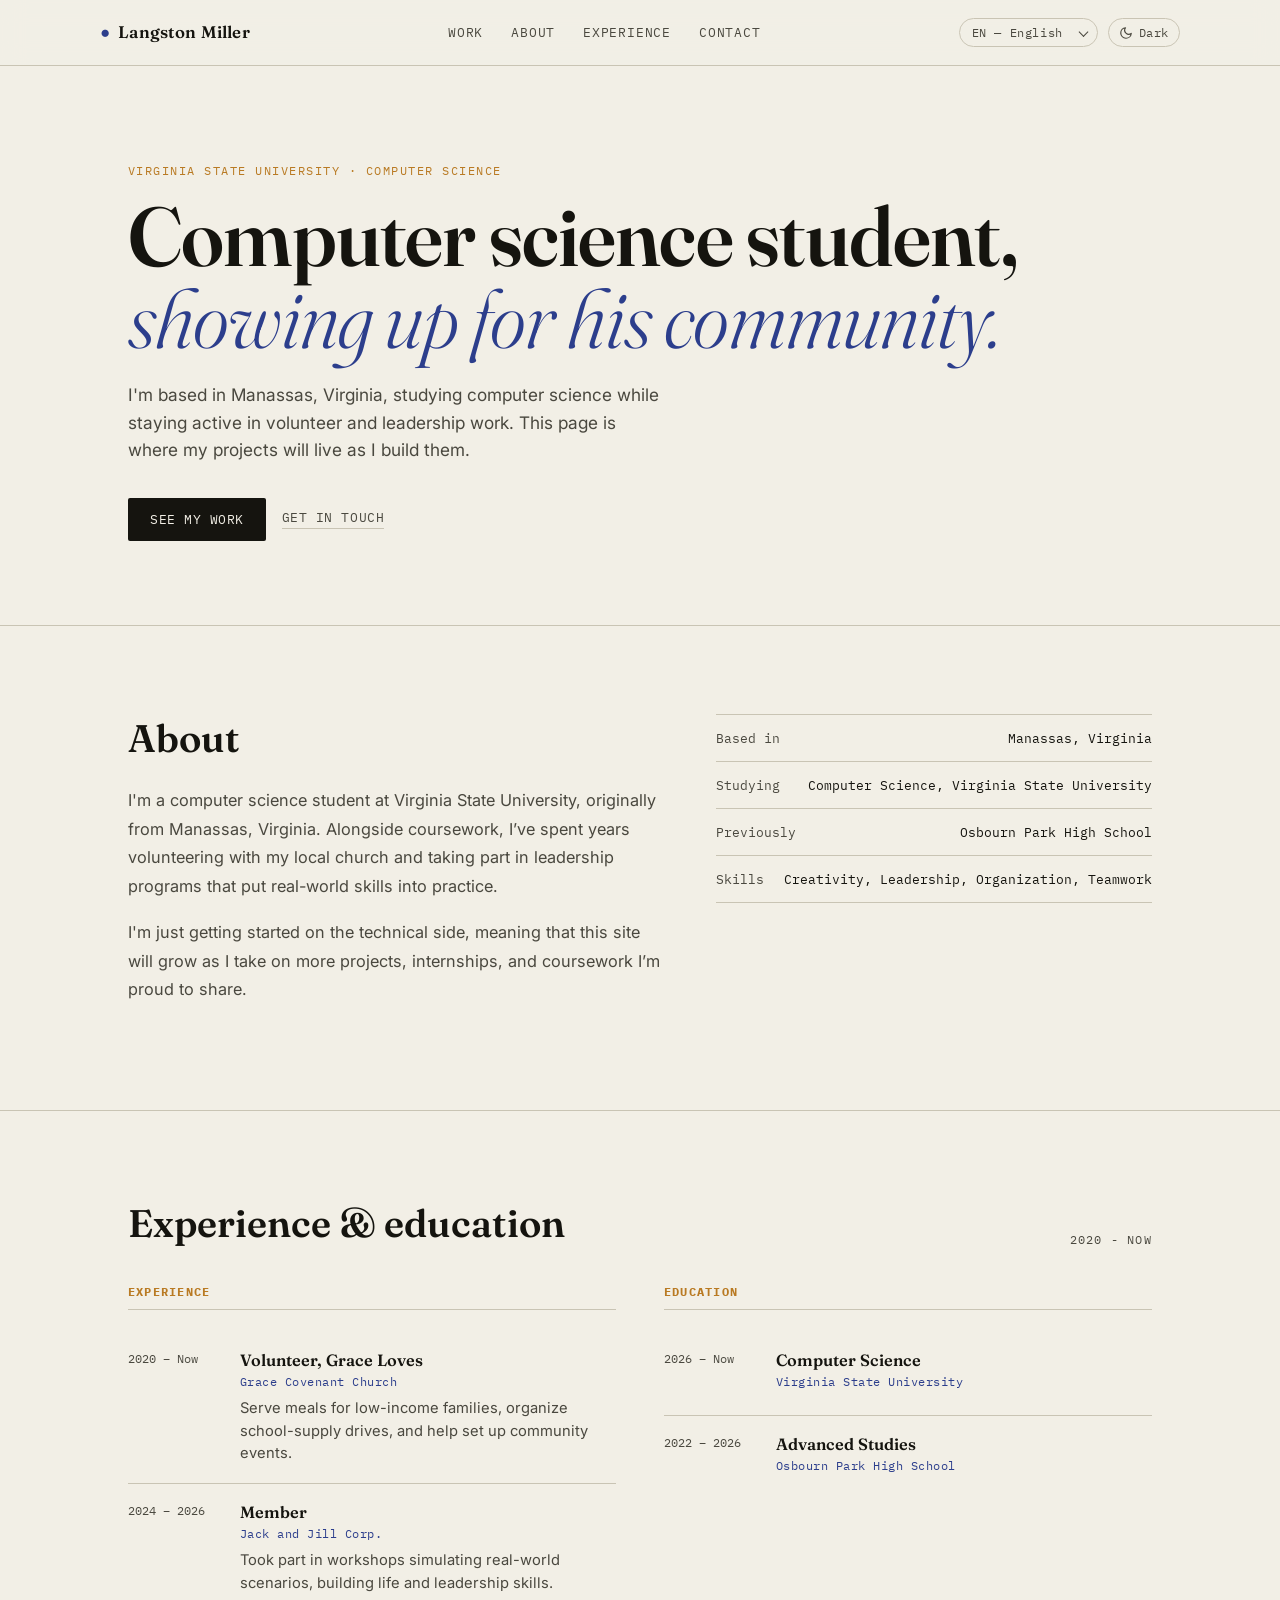
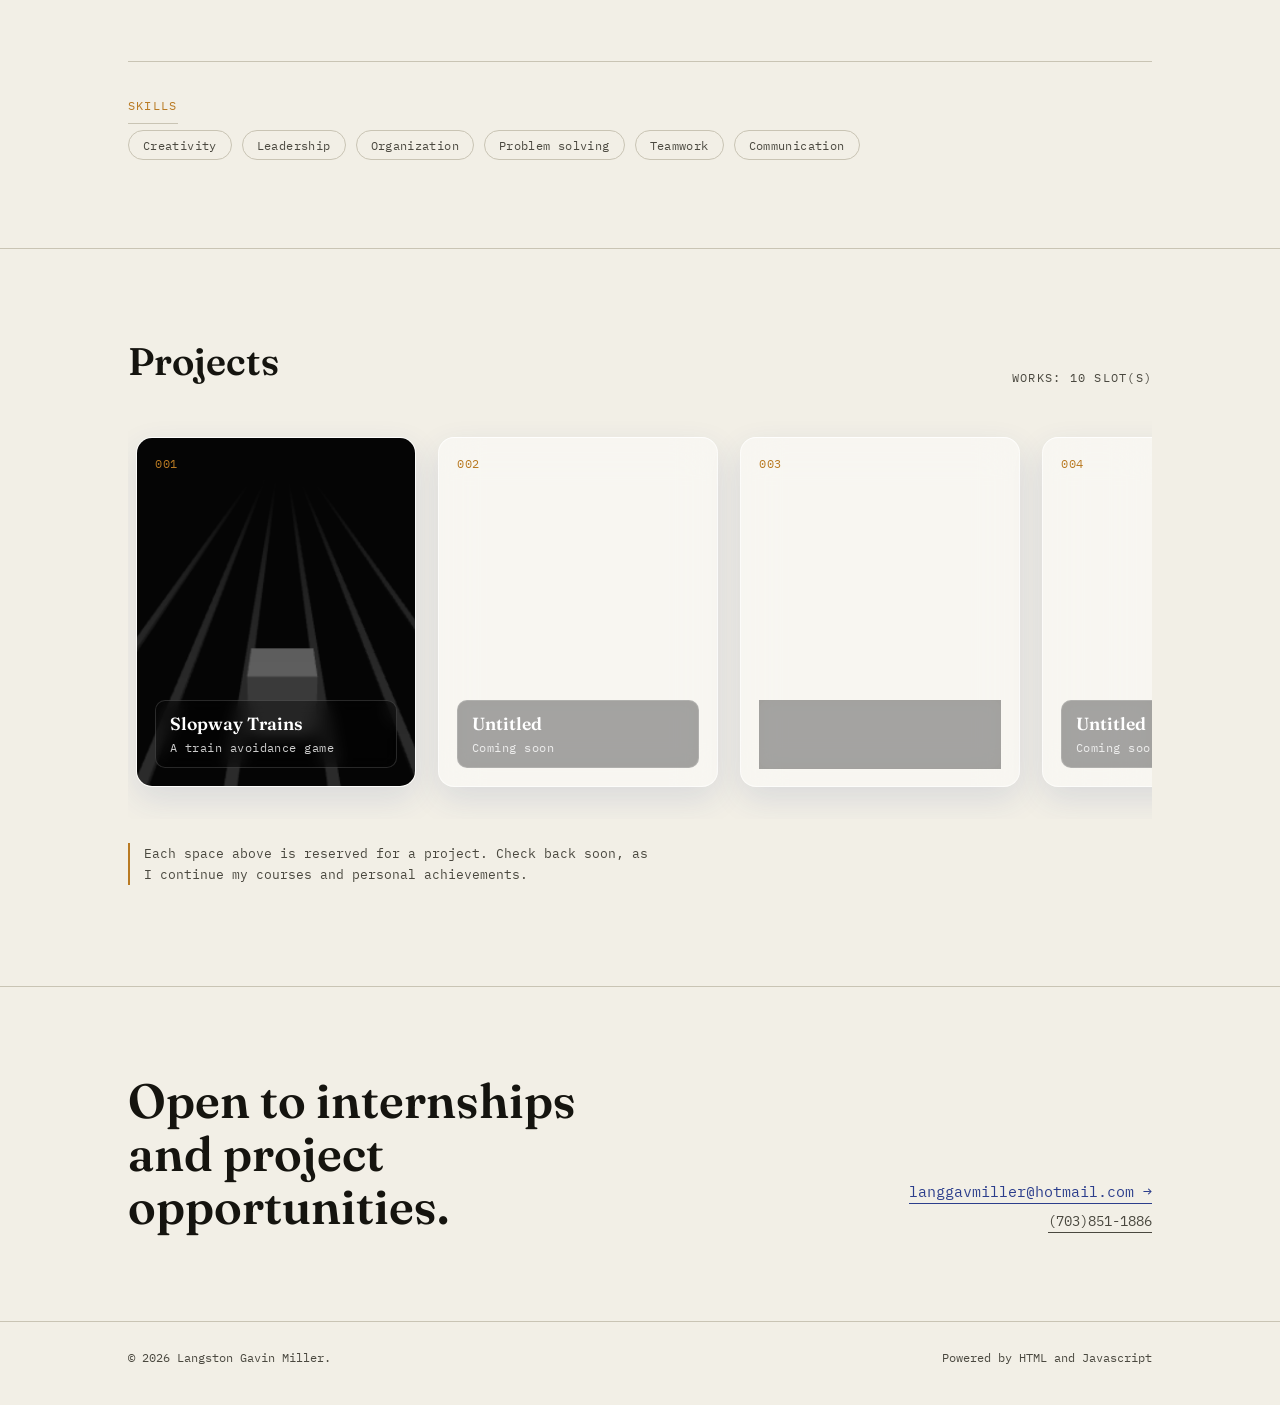
<file: index.html>
<!DOCTYPE html>
<html lang="en">
<head>
  <meta charset="UTF-8">
  <meta name="viewport" content="width=device-width, initial-scale=1.0">
  <title data-i18n="__title">Langston Gavin Miller</title>
  <link rel="preconnect" href="https://fonts.googleapis.com">
  <link rel="preconnect" href="https://fonts.gstatic.com" crossorigin>
  <link href="https://fonts.googleapis.com/css2?family=Fraunces:opsz,wght@9..144,300;9..144,450;9..144,600;9..144,700&family=Inter:wght@400;500;600&family=IBM+Plex+Mono:wght@400;500&display=swap" rel="stylesheet">
  <link rel="stylesheet" href="css/style.css">
  <link rel="icon" type="image/x-icon" href="/media/favicons/favicon.ico">
  <link rel="icon" type="image/png" sizes="16x16" href="/media/favicons/favicon-16x16.png">
  <link rel="icon" type="image/png" sizes="32x32" href="/media/favicons/favicon-32x32.png">
  <link rel="apple-touch-icon" sizes="180x180" href="/media/favicons/apple-touch-icon.png">
  <link rel="icon" type="image/png" sizes="192x192" href="/media/favicons/icon-192x192.png">
</head>
<body>
<header>
  <div class="wrap nav-row">
    <div class="mark"><span class="dot">●</span><span>Langston Miller</span></div>
    <nav class="links">
      <a href="#work" data-i18n="nav.work">Work</a>
      <a href="#about" data-i18n="nav.about">About</a>
      <a href="#experience" data-i18n="nav.experience">Experience</a>
      <a href="#contact" data-i18n="nav.contact">Contact</a>
    </nav>
    <div class="controls">
      <div class="lang-select-wrap">
        <select id="lang-select" aria-label="Language">
          <option value="en">EN — English</option>
          <option value="fr">FR — Français</option>
        </select>
      </div>
      <button class="pill-btn icon-toggle" id="theme-toggle" type="button">
        <svg id="theme-icon" viewBox="0 0 24 24" fill="none" stroke="currentColor" stroke-width="2" stroke-linecap="round" stroke-linejoin="round"></svg>
        <span id="theme-label" data-i18n="nav.dark">Dark</span>
      </button>
    </div>
  </div>
</header>
<main>
  <!-- ============ HERO ============ -->
  <section class="hero">
    <div class="wrap">
      <p class="eyebrow mono" data-i18n="hero.eyebrow">Virginia State University · Computer Science</p>
      <h1 data-i18n="hero.title">Computer science student, <em>showing up for his community.</em></h1>
      <p class="lede" data-i18n="hero.lede">I'm based in Manassas, Virginia, studying computer science while staying active in volunteer and leadership work. This page is where my projects will live as I build them.</p>
      <div class="hero-actions">
        <a href="#work" class="btn-primary" data-i18n="hero.cta1">See my work</a>
        <a href="#contact" class="btn-ghost" data-i18n="hero.cta2">Get in touch</a>
      </div>
    </div>
  </section>

  <!-- ============ ABOUT ME ============ -->
  <section class="section" id="about">
    <div class="wrap about-grid">
      <div>
        <div class="section-head" style="margin-bottom:24px;">
          <h2 data-i18n="about.heading">About</h2>
        </div>
        <p data-i18n="about.p1">I'm a computer science student at Virginia State University, originally from Manassas, Virginia. Alongside coursework, I've spent years volunteering with my local church and taking part in leadership programs that put real-world skills into practice.</p>
        <p data-i18n="about.p2">I'm just getting started on the technical side — this site will grow as I take on more projects, internships, and coursework I'm proud to share.</p>
      </div>
      <div class="facts">
        <dl>
          <div class="fact-row"><dt data-i18n="about.fact1k">Based in</dt><dd data-i18n="about.fact1v">Manassas, Virginia</dd></div>
          <div class="fact-row"><dt data-i18n="about.fact2k">Studying</dt><dd data-i18n="about.fact2v">Computer Science, Virginia State University</dd></div>
          <div class="fact-row"><dt data-i18n="about.fact3k">Previously</dt><dd data-i18n="about.fact3v">Osbourn Park High School</dd></div>
          <div class="fact-row"><dt data-i18n="about.fact4k">Skills</dt><dd data-i18n="about.fact4v">Creativity, Leadership, Organization, Teamwork</dd></div>
        </dl>
      </div>
    </div>
  </section>

  <!-- ============ EXPERIENCE & EDUCATION ============ -->
  <section class="section" id="experience">
    <div class="wrap">
      <div class="section-head">
        <h2 data-i18n="experience.heading">Experience &amp; education</h2>
        <span class="section-tag mono" data-i18n="experience.tag">2020 — Current</span>
      </div>

      <div class="exped-grid">
        <div class="exped-col">
          <h3 class="exped-label mono" data-i18n="experience.colExperience">Experience</h3>

          <div class="exped-row">
            <span class="exped-years mono">2020 – <span data-i18n="experience.current">Current</span></span>
            <div>
              <p class="exped-title" data-i18n="experience.role1Title">Volunteer, Grace Loves</p>
              <p class="exped-org mono" data-i18n="experience.role1Org">Grace Covenant Church</p>
              <p class="exped-desc" data-i18n="experience.role1Desc">Serve meals for low-income families, organize school-supply drives, and help set up community events.</p>
            </div>
          </div>

          <div class="exped-row">
            <span class="exped-years mono">2024 – 2026</span>
            <div>
              <p class="exped-title" data-i18n="experience.role2Title">Member</p>
              <p class="exped-org mono" data-i18n="experience.role2Org">Jack and Jill Corp.</p>
              <p class="exped-desc" data-i18n="experience.role2Desc">Took part in workshops simulating real-world scenarios, building life and leadership skills.</p>
            </div>
          </div>
        </div>

        <div class="exped-col">
          <h3 class="exped-label mono" data-i18n="experience.colEducation">Education</h3>

          <div class="exped-row">
            <span class="exped-years mono">2026 – <span data-i18n="experience.current">Current</span></span>
            <div>
              <p class="exped-title" data-i18n="experience.edu1Title">Computer Science</p>
              <p class="exped-org mono" data-i18n="experience.edu1Org">Virginia State University</p>
            </div>
          </div>

          <div class="exped-row">
            <span class="exped-years mono">2022 – 2026</span>
            <div>
              <p class="exped-title" data-i18n="experience.edu2Title">Advanced Studies</p>
              <p class="exped-org mono" data-i18n="experience.edu2Org">Osbourn Park High School</p>
            </div>
          </div>
        </div>
      </div>

      <div class="skills-row">
        <span class="exped-label mono" data-i18n="experience.skillsLabel">Skills</span>
        <div class="skills-chips" id="skills-chips"><!-- chips injected by JS --></div>
      </div>
    </div>
  </section>

  <!-- ============ NEW AERO HORIZONTAL PROJECTS GALLERY ============ -->
  <section class="section" id="work">
    <div class="wrap">
      <div class="section-head">
        <h2 data-i18n="works.heading">Projects</h2>
        <span class="section-tag mono" data-i18n="works.tag">In progress...</span>
      </div>

      <!-- Scrollable New Aero Gallery Container -->
      <div class="scrolling-gallery-wrapper">
        <div class="scrolling-gallery" id="works-grid">
          <!-- Cards populated by JS -->
        </div>
      </div>

      <p class="works-note" data-i18n="works.note">Nothing's posted yet.<br>However, you may check back as coursework and personal builds get finished.</p>
    </div>
  </section>

  <!-- ============ CONTACT ============ -->
  <section class="section" id="contact">
    <div class="wrap contact">
      <h2 data-i18n="contact.heading">Open to internships and project opportunities.</h2>
      <div class="contact-links">
        <a class="contact-link" href="mailto:langgavmiller@hotmail.com" data-i18n="contact.cta">langgavmiller@hotmail.com →</a>
        <a class="contact-link contact-link-secondary" href="tel:+17038511886" data-i18n="contact.tele">(703)851-1886</a>
      </div>
    </div>
  </section>

</main>
<footer>
  <div class="wrap" style="display:flex; justify-content:space-between; width:100%; flex-wrap:wrap; gap:12px;">
    <span data-i18n="footer.rights">© ???? Langston Gavin Miller</span>
    <span data-i18n="footer.built">HTML & JS</span>
  </div>
</footer>
<script src="scripts/index.js"></script>
</body>
</html>
</file>
<file: css/style.css>
/* ============ TOKENS ============ */
:root{
  --paper:#F2EFE6;
  --ink:#15140F;
  --ink-soft:#4A483F;
  --line:#C9C4B4;
  --stamp:#2C3E8C;
  --ochre:#B97A23;
  --card:#E9E4D5;
  --radius:16px;
  --max:1080px;
  
  /* New Aero Glass Tokens - Light Theme */
  --aero-bg: rgba(255, 255, 255, 0.45);
  --aero-border: rgba(255, 255, 255, 0.6);
  --aero-highlight: rgba(255, 255, 255, 0.85);
  --aero-shadow: 0 12px 32px 0 rgba(44, 62, 140, 0.12);
  --aero-blur: 20px;
}

html.dark{
  --paper:#101116;
  --ink:#ECE9DF;
  --ink-soft:#A6A398;
  --line:#33343C;
  --stamp:#7C92FF;
  --ochre:#E3A857;
  --card:#171821;

  /* New Aero Glass Tokens - Dark Theme */
  --aero-bg: rgba(23, 24, 33, 0.55);
  --aero-border: rgba(255, 255, 255, 0.12);
  --aero-highlight: rgba(255, 255, 255, 0.3);
  --aero-shadow: 0 12px 32px 0 rgba(0, 0, 0, 0.5);
  --aero-blur: 24px;
}

*{box-sizing:border-box;}
html{scroll-behavior:smooth;}
body{
  margin:0;
  background:var(--paper);
  color:var(--ink);
  font-family:'Inter',sans-serif;
  transition:background .35s ease, color .35s ease;
  -webkit-font-smoothing:antialiased;
}
.wrap{max-width:var(--max); margin:0 auto; padding:0 28px;}
a{color:inherit;}

::selection{background:var(--stamp); color:var(--paper);}

/* focus visibility */
a:focus-visible, button:focus-visible{
  outline:2px solid var(--stamp);
  outline-offset:3px;
}

@media (prefers-reduced-motion: reduce){
  html{scroll-behavior:auto;}
  *{animation-duration:.001ms !important; transition-duration:.001ms !important;}
}

.mono{font-family:'IBM Plex Mono', monospace;}

/* ============ HEADER ============ */
header{
  position:sticky; top:0; z-index:50;
  backdrop-filter:blur(12px);
  -webkit-backdrop-filter:blur(12px);
  background:color-mix(in srgb, var(--paper) 86%, transparent);
  border-bottom:1px solid var(--line);
}
.nav-row{
  display:flex; align-items:center; justify-content:space-between;
  padding:18px 0;
}
.mark{
  font-family:'Fraunces', serif;
  font-weight:600;
  font-size:1.05rem;
  letter-spacing:.01em;
  display:flex; align-items:baseline; gap:8px;
}
.mark .dot{color:var(--stamp);}
nav.links{display:flex; gap:28px; align-items:center;}
nav.links a{
  text-decoration:none;
  font-size:.82rem;
  letter-spacing:.06em;
  text-transform:uppercase;
  color:var(--ink-soft);
  font-family:'IBM Plex Mono', monospace;
  transition:color .2s ease;
}
nav.links a:hover{color:var(--ink);}

.controls{display:flex; gap:10px; align-items:center;}
.pill-btn{
  font-family:'IBM Plex Mono', monospace;
  font-size:.74rem;
  letter-spacing:.05em;
  background:transparent;
  border:1px solid var(--line);
  color:var(--ink-soft);
  padding:6px 10px;
  border-radius:999px;
  cursor:pointer;
  display:flex; align-items:center; gap:6px;
  transition:border-color .2s ease, color .2s ease, background .2s ease;
}
.pill-btn:hover{border-color:var(--stamp); color:var(--ink);}

.lang-select-wrap{
  position:relative;
  display:flex;
  align-items:center;
  border:1px solid var(--line);
  border-radius:999px;
  padding:0 26px 0 12px;
  transition:border-color .2s ease;
}
.lang-select-wrap:hover{border-color:var(--stamp);}
.lang-select-wrap::after{
  content:"";
  position:absolute;
  right:10px; top:50%;
  width:6px; height:6px;
  border-right:1px solid var(--ink-soft);
  border-bottom:1px solid var(--ink-soft);
  transform:translateY(-65%) rotate(45deg);
  pointer-events:none;
}
#lang-select{
  appearance:none;
  -webkit-appearance:none;
  -moz-appearance:none;
  background:transparent;
  border:none;
  color:var(--ink-soft);
  font-family:'IBM Plex Mono', monospace;
  font-size:.74rem;
  letter-spacing:.05em;
  padding:6px 0;
  cursor:pointer;
}
#lang-select:focus-visible{outline:none;}
#lang-select option{
  background:var(--paper);
  color:var(--ink);
}

.icon-toggle svg{width:14px; height:14px; display:block;}

/* ============ HERO ============ */
.hero{
  padding:96px 0 84px;
  position:relative;
}
.eyebrow{
  font-family:'IBM Plex Mono', monospace;
  font-size:.78rem;
  letter-spacing:.12em;
  text-transform:uppercase;
  color:var(--ochre);
  margin:0 0 18px;
}
.hero h1{
  font-family:'Fraunces', serif;
  font-weight:600;
  font-size:clamp(2.6rem, 7vw, 5.2rem);
  line-height:.98;
  letter-spacing:-.01em;
  margin:0 0 22px;
}
.hero h1 em{
  font-style:italic;
  font-weight:300;
  color:var(--stamp);
}
.hero p.lede{
  max-width:540px;
  font-size:1.08rem;
  line-height:1.6;
  color:var(--ink-soft);
  margin:0 0 34px;
}
.hero-actions{display:flex; gap:16px; align-items:center; flex-wrap:wrap;}
.btn-primary{
  font-family:'IBM Plex Mono', monospace;
  font-size:.82rem;
  letter-spacing:.04em;
  text-transform:uppercase;
  text-decoration:none;
  background:var(--ink);
  color:var(--paper);
  padding:13px 22px;
  border-radius:2px;
  transition:background .2s ease, transform .2s ease;
  display:inline-block;
}
.btn-primary:hover{background:var(--stamp); transform:translateY(-1px);}
.btn-ghost{
  font-family:'IBM Plex Mono', monospace;
  font-size:.82rem;
  letter-spacing:.04em;
  text-transform:uppercase;
  text-decoration:none;
  color:var(--ink-soft);
  border-bottom:1px solid var(--line);
  padding-bottom:2px;
  transition:color .2s ease, border-color .2s ease;
}
.btn-ghost:hover{color:var(--ink); border-color:var(--stamp);}

/* ============ SECTION LABELS ============ */
.section{padding:88px 0; border-top:1px solid var(--line);}
.section-head{
  display:flex; justify-content:space-between; align-items:flex-end;
  gap:24px; margin-bottom:36px; flex-wrap:wrap;
}
.section-head h2{
  font-family:'Fraunces', serif;
  font-weight:600;
  font-size:clamp(1.7rem, 3.4vw, 2.4rem);
  margin:0;
}
.section-tag{
  font-family:'IBM Plex Mono', monospace;
  font-size:.78rem;
  letter-spacing:.1em;
  text-transform:uppercase;
  color:var(--ink-soft);
}

/* ============ NEW AERO SCROLLING GALLERY ============ */
.scrolling-gallery-wrapper {
  position: relative;
  width: 100%;
}

.scrolling-gallery {
  display: flex;
  gap: 22px;
  overflow-x: auto;
  padding: 16px 8px 32px 8px;
  scroll-behavior: smooth;
  scrollbar-width: thin;
  scrollbar-color: var(--stamp) transparent;
  cursor: grab;
}

.scrolling-gallery:active {
  cursor: grabbing;
}

.scrolling-gallery::-webkit-scrollbar {
  height: 6px;
}
.scrolling-gallery::-webkit-scrollbar-thumb {
  background: var(--line);
  border-radius: 999px;
}

/* Liquid Glass Aero Card */
.plate {
  position: relative;
  min-width: 280px;
  max-width: 300px;
  height: 350px;
  flex-shrink: 0;
  border-radius: var(--radius);
  overflow: hidden;

  /* Liquid Glass Core Styles */
  background: var(--aero-bg);
  backdrop-filter: blur(var(--aero-blur));
  -webkit-backdrop-filter: blur(var(--aero-blur));
  border: 1px solid var(--aero-border);
  border-top: 1px solid var(--aero-highlight);
  box-shadow: var(--aero-shadow);

  display: flex;
  flex-direction: column;
  justify-content: space-between;
  padding: 18px;
  text-decoration: none;
  transition: transform 0.35s cubic-bezier(0.2, 0.8, 0.2, 1), 
              border-color 0.35s ease, 
              box-shadow 0.35s ease;
}

.plate:hover {
  transform: translateY(-6px) scale(1.01);
  border-color: var(--stamp);
  box-shadow: 0 18px 40px rgba(0, 0, 0, 0.3);
}

.plate-num {
  font-family: 'IBM Plex Mono', monospace;
  font-size: .74rem;
  letter-spacing: .05em;
  color: var(--ochre);
  z-index: 2;
}

.plate-body {
  display: flex;
  flex-direction: column;
  align-items: flex-start;
  gap: 6px;
  z-index: 2;
  background: rgba(0, 0, 0, 0.35);
  backdrop-filter: blur(8px);
  -webkit-backdrop-filter: blur(8px);
  padding: 12px 14px;
  border-radius: 10px;
  border: 1px solid rgba(255,255,255,0.15);
  margin-top: auto;
}

.plate-title {
  font-family: 'Fraunces', serif;
  font-weight: 600;
  font-size: 1.1rem;
  color: #FFFFFF;
}

.plate-status {
  font-family: 'IBM Plex Mono', monospace;
  font-size: .72rem;
  letter-spacing: .04em;
  color: rgba(255, 255, 255, 0.8);
}

/* Hover Preview Video Layer */
.plate-media-layer {
  position: absolute;
  top: 0;
  left: 0;
  width: 100%;
  height: 100%;
  z-index: 1;
  overflow: hidden;
}

.plate-bg-img, 
.plate-hover-video {
  position: absolute;
  top: 0;
  left: 0;
  width: 100%;
  height: 100%;
  object-fit: cover;
  transition: opacity 0.4s ease-in-out;
}

.plate-hover-video {
  opacity: 0;
}

/* Hover swap transition */
.plate:hover .plate-bg-img {
  opacity: 0.15;
}
.plate:hover .plate-hover-video {
  opacity: 0.85;
}

.works-note {
  margin-top: 24px;
  font-family: 'IBM Plex Mono', monospace;
  font-size: .82rem;
  color: var(--ink-soft);
  border-left: 2px solid var(--ochre);
  padding-left: 14px;
  max-width: 520px;
  line-height: 1.6;
}

/* ============ ABOUT ============ */
.about-grid{
  display:grid;
  grid-template-columns:1.1fr .9fr;
  gap:56px;
  align-items:start;
}
.about-grid p{
  font-size:1.02rem;
  line-height:1.75;
  color:var(--ink-soft);
  margin:0 0 18px;
}
.facts{
  border-top:1px solid var(--line);
}
.facts dl{margin:0;}
.fact-row{
  display:flex; justify-content:space-between; gap:16px;
  padding:14px 0;
  border-bottom:1px solid var(--line);
  font-family:'IBM Plex Mono', monospace;
  font-size:.84rem;
}
.fact-row dt{color:var(--ink-soft);}
.fact-row dd{margin:0; text-align:right;}

/* ============ CONTACT ============ */
.contact{
  display:flex; justify-content:space-between; align-items:flex-end;
  flex-wrap:wrap; gap:32px;
}
.contact h2{
  font-family:'Fraunces', serif;
  font-weight:600;
  font-size:clamp(1.9rem, 4vw, 3rem);
  margin:0;
  max-width:480px;
  line-height:1.1;
}
.contact-link{
  font-family:'IBM Plex Mono', monospace;
  font-size:.95rem;
  text-decoration:none;
  color:var(--stamp);
  border-bottom:1px solid currentColor;
  padding-bottom:2px;
}

footer{
  border-top:1px solid var(--line);
  padding:28px 0 40px;
  display:flex; justify-content:space-between; align-items:center;
  flex-wrap:wrap; gap:12px;
  font-family:'IBM Plex Mono', monospace;
  font-size:.74rem;
  color:var(--ink-soft);
}

.contact-links{display:flex; flex-direction:column; align-items:flex-end; gap:8px;}
.contact-link-secondary{color:var(--ink-soft); font-size:.85rem;}

/* ============ EXPERIENCE & EDUCATION ============ */
.exped-grid{
  display:grid;
  grid-template-columns:1fr 1fr;
  gap:48px;
}
.exped-label{
  font-size:.78rem;
  letter-spacing:.1em;
  text-transform:uppercase;
  color:var(--ochre);
  margin:0 0 22px;
  padding-bottom:10px;
  border-bottom:1px solid var(--line);
}
.exped-row{
  display:grid;
  grid-template-columns:96px 1fr;
  gap:16px;
  padding:18px 0;
  border-bottom:1px solid var(--line);
}
.exped-row:last-child{border-bottom:none;}
.exped-years{
  font-size:.78rem;
  color:var(--ink-soft);
  white-space:nowrap;
}
.exped-title{
  font-family:'Fraunces', serif;
  font-weight:600;
  font-size:1.02rem;
  margin:0 0 4px;
}
.exped-org{
  font-size:.76rem;
  letter-spacing:.04em;
  color:var(--stamp);
  margin:0 0 8px;
}
.exped-desc{
  font-size:.92rem;
  line-height:1.55;
  color:var(--ink-soft);
  margin:0;
}

.skills-row{
  margin-top:48px;
  padding-top:32px;
  border-top:1px solid var(--line);
}
.skills-chips{
  display:flex;
  flex-wrap:wrap;
  gap:10px;
  margin-top:16px;
}
.skill-chip{
  font-family:'IBM Plex Mono', monospace;
  font-size:.78rem;
  letter-spacing:.03em;
  color:var(--ink-soft);
  border:1px solid var(--line);
  border-radius:999px;
  padding:6px 14px;
}

@media (max-width: 760px){
  nav.links{display:none;}
  .about-grid{grid-template-columns:1fr;}
  .hero{padding:64px 0 56px;}
  .section{padding:64px 0;}
  .exped-grid{grid-template-columns:1fr; gap:36px;}
  .exped-row{grid-template-columns:1fr; gap:6px;}
  .contact-links{align-items:flex-start;}
}
</file>
